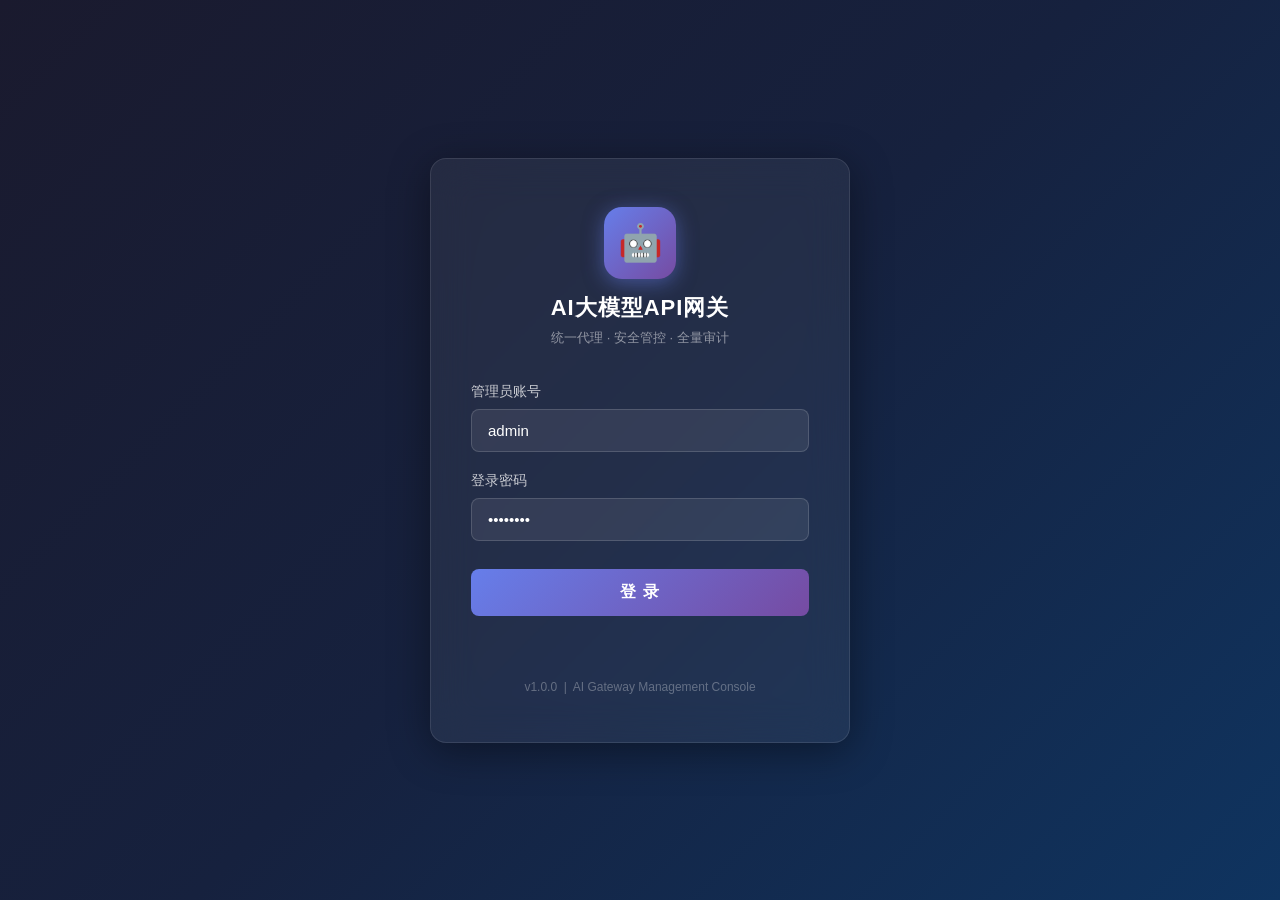
<file: static/index.html>
<!DOCTYPE html>
<html lang="zh-CN">
<head>
  <meta charset="UTF-8">
  <meta name="viewport" content="width=device-width, initial-scale=1.0">
  <title>AI大模型API网关 - 管理后台</title>
  <script src="/static/js/echarts.min.js"></script>
  <link rel="stylesheet" href="/static/css/style.css">
  <style>
    body { background: #f0f2f5; }
    /* ====== 侧边导航 ====== */
    .layout { display: flex; min-height: 100vh; }
    .sidebar {
      width: 220px; flex-shrink: 0;
      background: linear-gradient(180deg, #1a1a2e 0%, #16213e 100%);
      display: flex; flex-direction: column;
      position: fixed; top: 0; left: 0; bottom: 0;
      z-index: 100;
    }
    .sidebar-logo {
      padding: 24px 20px 20px;
      border-bottom: 1px solid rgba(255,255,255,0.08);
    }
    .sidebar-logo .logo-icon { font-size: 28px; }
    .sidebar-logo .logo-text {
      display: block; font-size: 14px; font-weight: 700;
      color: #fff; margin-top: 8px; letter-spacing: 0.5px;
    }
    .sidebar-logo .logo-sub {
      font-size: 11px; color: rgba(255,255,255,0.4); margin-top: 2px;
    }
    .nav-menu { flex: 1; padding: 16px 0; overflow-y: auto; }
    .nav-item {
      display: flex; align-items: center; gap: 10px;
      padding: 11px 20px; cursor: pointer;
      color: rgba(255,255,255,0.6); font-size: 14px;
      transition: all 0.2s; margin: 2px 8px; border-radius: 8px;
    }
    .nav-item:hover { background: rgba(255,255,255,0.08); color: #fff; }
    .nav-item.active { background: linear-gradient(135deg,#667eea,#764ba2); color: #fff; }
    .nav-item .nav-icon { font-size: 16px; width: 20px; text-align: center; }
    .sidebar-footer {
      padding: 16px 20px;
      border-top: 1px solid rgba(255,255,255,0.08);
    }
    .sidebar-footer .user-name { color: rgba(255,255,255,0.7); font-size: 13px; }
    .sidebar-footer .logout-btn {
      color: rgba(255,255,255,0.4); font-size: 12px;
      cursor: pointer; margin-top: 4px; display: inline-block;
    }
    .sidebar-footer .logout-btn:hover { color: #ff6b6b; }

    /* ====== 主内容区 ====== */
    .main { margin-left: 220px; min-height: 100vh; display: flex; flex-direction: column; width: calc(100% - 220px); min-width: 0; }
    .main > .panel { flex: 1; }
    .topbar {
      height: 56px; background: #fff;
      display: flex; align-items: center; justify-content: space-between;
      padding: 0 24px;
      box-shadow: 0 1px 4px rgba(0,0,0,0.08);
      position: sticky; top: 0; z-index: 50;
    }
    .topbar-title { font-size: 16px; font-weight: 600; color: #333; }
    .topbar-right { display: flex; align-items: center; gap: 14px; }
    .topbar-badge {
      background: #f0f2f5; border-radius: 20px;
      padding: 4px 12px; font-size: 13px; color: #666;
    }
    .content { flex: 1; padding: 24px; }

    /* ====== 面板切换 ====== */
    .panel { display: none; }
    .panel.active { display: block; }

    /* ====== 统计卡片 ====== */
    .stats-grid {
      display: grid; grid-template-columns: repeat(4,1fr); gap: 16px; margin-bottom: 20px;
    }
    .stat-card {
      background: #fff; border-radius: 10px;
      padding: 20px; box-shadow: 0 2px 8px rgba(0,0,0,0.06);
      display: flex; align-items: center; gap: 14px;
    }
    .stat-icon {
      width: 48px; height: 48px; border-radius: 10px;
      display: flex; align-items: center; justify-content: center;
      font-size: 22px; flex-shrink: 0;
    }
    .s1 { background: linear-gradient(135deg,#667eea,#764ba2); }
    .s2 { background: linear-gradient(135deg,#f093fb,#f5576c); }
    .s3 { background: linear-gradient(135deg,#43e97b,#38f9d7); }
    .s4 { background: linear-gradient(135deg,#4facfe,#00f2fe); }
    .stat-value { font-size: 26px; font-weight: 700; color: #1a1a2e; }
    .stat-label { font-size: 13px; color: #888; margin-top: 2px; }

    /* ====== 趋势图区域 ====== */
    .chart-grid { display: grid; grid-template-columns: 2fr 1fr; gap: 16px; margin-bottom: 20px; }
    .chart-box {
      background: #fff; border-radius: 10px; padding: 20px;
      box-shadow: 0 2px 8px rgba(0,0,0,0.06);
    }
    .chart-title { font-size: 15px; font-weight: 600; margin-bottom: 14px; color: #333; }
    .model-list-item {
      display: flex; align-items: center; justify-content: space-between;
      padding: 8px 0; border-bottom: 1px solid #f5f5f5;
    }
    .model-list-item:last-child { border-bottom: none; }
    .model-bar-wrap { flex: 1; margin: 0 12px; }
    .model-bar {
      height: 8px; border-radius: 4px;
      background: linear-gradient(90deg,#667eea,#764ba2);
    }

    /* ====== 通用工具栏 ====== */
    .toolbar {
      display: flex; align-items: center; justify-content: space-between;
      margin-bottom: 16px; flex-wrap: wrap; gap: 10px;
    }
    .toolbar-left { display: flex; gap: 8px; flex-wrap: wrap; }
    .search-box {
      padding: 7px 12px; border: 1px solid #e0e0e0; border-radius: 6px;
      font-size: 13px; outline: none; width: 200px;
    }
    .search-box:focus { border-color: #667eea; box-shadow: 0 0 0 2px rgba(102,126,234,0.15); }
    select.form-select {
      padding: 7px 12px; border: 1px solid #e0e0e0; border-radius: 6px;
      font-size: 13px; outline: none; background: #fff; cursor: pointer;
    }

    /* ====== 表格 ====== */
    .card { background: #fff; border-radius: 10px; padding: 20px; box-shadow: 0 2px 8px rgba(0,0,0,0.06); }
    .table { width: 100%; border-collapse: collapse; font-size: 13px; }
    .table th {
      background: #fafafa; padding: 11px 14px; text-align: left;
      font-weight: 600; color: #555; border-bottom: 1px solid #eee;
      white-space: nowrap;
    }
    .table td { padding: 10px 14px; border-bottom: 1px solid #f5f5f5; vertical-align: middle; }
    .table tr:last-child td { border-bottom: none; }
    .table tr:hover td { background: #fafbff; }
    .code { font-family: 'Courier New', monospace; font-size: 12px; background: #f5f5f5; padding: 2px 6px; border-radius: 4px; }

    /* ====== 标签 ====== */
    .tag { display:inline-block; padding:2px 8px; border-radius:4px; font-size:12px; font-weight:500; }
    .tag-success { background:#f0fff4; color:#22c55e; border:1px solid #bbf7d0; }
    .tag-error   { background:#fff1f2; color:#ef4444; border:1px solid #fecaca; }
    .tag-warning { background:#fffbeb; color:#f59e0b; border:1px solid #fde68a; }
    .tag-info    { background:#eff6ff; color:#3b82f6; border:1px solid #bfdbfe; }
    .tag-purple  { background:#f5f3ff; color:#8b5cf6; border:1px solid #ddd6fe; }

    /* ====== 按钮 ====== */
    .btn { padding:7px 14px; border:none; border-radius:6px; font-size:13px; cursor:pointer; font-weight:500; transition:all 0.2s; display:inline-flex; align-items:center; gap:5px; }
    .btn-primary { background:linear-gradient(135deg,#667eea,#764ba2); color:#fff; }
    .btn-primary:hover { opacity:0.9; transform:translateY(-1px); }
    .btn-outline { background:#fff; border:1px solid #e0e0e0; color:#555; }
    .btn-outline:hover { border-color:#667eea; color:#667eea; }
    .btn-danger { background:#fff1f2; color:#ef4444; border:1px solid #fecaca; }
    .btn-danger:hover { background:#ef4444; color:#fff; }
    .btn-sm { padding:4px 10px; font-size:12px; }

    /* ====== 分页 ====== */
    .pagination { display:flex; gap:4px; margin-top:16px; justify-content:flex-end; align-items:center; flex-wrap:wrap; }
    .page-btn {
      min-width:32px; height:32px; padding:0 10px;
      border:1px solid #e0e0e0; border-radius:6px;
      background:#fff; color:#555; font-size:13px; cursor:pointer;
      transition: all 0.15s;
    }
    .page-btn.active { background:linear-gradient(135deg,#667eea,#764ba2); color:#fff; border-color:transparent; font-weight:600; }
    .page-btn:hover:not(.active):not(.disabled) { border-color:#667eea; color:#667eea; }
    .page-btn.disabled { color:#ccc; cursor:default; pointer-events:none; }
    .page-ellipsis { min-width:32px; height:32px; display:inline-flex; align-items:center; justify-content:center; color:#aaa; font-size:13px; }
    .page-info { color:#888; font-size:13px; }

    /* ====== 模态框 ====== */
    .modal-overlay {
      display:none; position:fixed; inset:0;
      background:rgba(0,0,0,0.45); z-index:200;
      align-items:center; justify-content:center;
    }
    .modal-overlay.show { display:flex; }
    .modal-box {
      background:#fff; border-radius:12px; width:540px;
      max-height:85vh; overflow:hidden;
      display:flex; flex-direction:column;
      box-shadow:0 20px 60px rgba(0,0,0,0.3);
    }
    .modal-head {
      padding:18px 24px; border-bottom:1px solid #eee;
      display:flex; justify-content:space-between; align-items:center;
      flex-shrink:0;
    }
    .modal-head h3 { font-size:16px; font-weight:600; color:#1a1a2e; }
    .modal-close { font-size:20px; cursor:pointer; color:#aaa; line-height:1; }
    .modal-close:hover { color:#333; }
    .modal-body { padding:24px; overflow-y:auto; flex:1; }
    .modal-footer { padding:16px 24px; border-top:1px solid #eee; display:flex; justify-content:flex-end; gap:10px; flex-shrink:0; }
    .form-group { margin-bottom:16px; }
    .form-label { display:block; font-size:13px; font-weight:500; color:#555; margin-bottom:6px; }
    .form-control {
      width:100%; padding:8px 12px; border:1px solid #e0e0e0; border-radius:6px;
      font-size:13px; outline:none; transition:all 0.2s;
    }
    .form-control:focus { border-color:#667eea; box-shadow:0 0 0 2px rgba(102,126,234,0.15); }
    .form-hint { font-size:12px; color:#aaa; margin-top:4px; }
    .form-row { display:grid; grid-template-columns:1fr 1fr; gap:14px; }

    /* ====== 空状态 ====== */
    .empty-state { text-align:center; padding:50px 20px; color:#aaa; }
    .empty-state .empty-icon { font-size:48px; margin-bottom:12px; }
    .empty-state p { font-size:14px; }

    /* ====== 日志详情 ====== */
    .detail-row { display:flex; padding:10px 0; border-bottom:1px solid #f5f5f5; font-size:13px; }
    .detail-row:last-child { border-bottom:none; }
    .detail-key { width:120px; flex-shrink:0; color:#888; font-weight:500; }
    .detail-val { flex:1; color:#333; word-break:break-all; }
    .detail-pre {
      background:#f8f9fa; border-radius:6px; padding:10px 12px;
      font-size:12px; font-family:'Courier New',monospace;
      white-space:pre-wrap; max-height:200px; overflow-y:auto;
      margin-top:8px;
    }

    /* ====== Toast ====== */
    #toast {
      position:fixed; bottom:32px; left:50%; transform:translateX(-50%) translateY(80px);
      background:#1a1a2e; color:#fff; padding:10px 22px; border-radius:24px;
      font-size:14px; z-index:9999; transition:transform 0.3s;
      pointer-events:none; white-space:nowrap;
    }
    #toast.show { transform:translateX(-50%) translateY(0); }

    /* ====== 响应式 ====== */
    @media(max-width:900px) {
      .stats-grid { grid-template-columns:1fr 1fr; }
      .chart-grid { grid-template-columns:1fr; }
    }
  </style>
</head>
<body>

<div class="layout">
  <!-- 侧边栏 -->
  <aside class="sidebar">
    <div class="sidebar-logo">
      <span class="logo-icon">🤖</span>
      <span class="logo-text">AI大模型API网关</span>
      <div class="logo-sub">管理控制台 v1.0</div>
    </div>
    <nav class="nav-menu">
      <div class="nav-item" data-panel="dashboard">
        <span class="nav-icon">📊</span> 控制台
      </div>
      <div class="nav-item" data-panel="llm">
        <span class="nav-icon">🧠</span> 大模型配置
      </div>
      <div class="nav-item" data-panel="apikey">
        <span class="nav-icon">🔑</span> API密钥管理
      </div>
      <div class="nav-item" data-panel="sensitive">
        <span class="nav-icon">🛡️</span> 敏感词管理
      </div>
      <div class="nav-item" data-panel="logs">
        <span class="nav-icon">📋</span> 请求日志审计
      </div>
    </nav>
    <div class="sidebar-footer">
      <div class="user-name">👤 <span id="sidebarUsername">admin</span></div>
      <div style="margin-top:8px;display:flex;gap:12px">
        <span class="logout-btn" onclick="openChangePasswordModal()" style="cursor:pointer">修改密码</span>
        <span class="logout-btn" onclick="logout()">退出登录</span>
      </div>
    </div>
  </aside>

  <!-- 主内容 -->
  <main class="main">
    <div class="topbar">
      <span class="topbar-title" id="topbarTitle">控制台</span>
      <div class="topbar-right">
        <span class="topbar-badge" id="topbarBadge">今日运行正常</span>
      </div>
    </div>
    <div class="content">

      <!-- ===== 控制台面板 ===== -->
      <div class="panel" id="panel-dashboard">
        <!-- 统计卡片 -->
        <div class="stats-grid">
          <div class="stat-card">
            <div class="stat-icon s1">📈</div>
            <div><div class="stat-value" id="stat-today">-</div><div class="stat-label">今日请求数</div></div>
          </div>
          <div class="stat-card">
            <div class="stat-icon s2">🔑</div>
            <div><div class="stat-value" id="stat-keys">-</div><div class="stat-label">有效密钥数</div></div>
          </div>
          <div class="stat-card">
            <div class="stat-icon s3">✅</div>
            <div><div class="stat-value" id="stat-success">-</div><div class="stat-label">近7日成功率</div></div>
          </div>
          <div class="stat-card">
            <div class="stat-icon s4">⚠️</div>
            <div><div class="stat-value" id="stat-sensitive">-</div><div class="stat-label">近7日敏感触发</div></div>
          </div>
        </div>

        <!-- Token统计 -->
        <div class="stats-grid" style="margin-bottom:20px">
          <div class="stat-card" style="border-left:3px solid #667eea">
            <div><div class="stat-value" id="stat-input-tokens" style="font-size:22px">-</div><div class="stat-label">近7日输入Token</div></div>
          </div>
          <div class="stat-card" style="border-left:3px solid #f093fb">
            <div><div class="stat-value" id="stat-output-tokens" style="font-size:22px">-</div><div class="stat-label">近7日输出Token</div></div>
          </div>
          <div class="stat-card" style="border-left:3px solid #43e97b">
            <div><div class="stat-value" id="stat-total-tokens" style="font-size:22px">-</div><div class="stat-label">近7日总Token</div></div>
          </div>
          <div class="stat-card" style="border-left:3px solid #fbbf24">
            <div><div class="stat-value" id="stat-avg-tokens" style="font-size:22px">-</div><div class="stat-label">平均每请求Token</div></div>
          </div>
        </div>

        <!-- 趋势图 + 模型排行 -->
        <div class="chart-grid">
          <div class="chart-box">
            <div class="chart-title">近7日请求趋势</div>
            <div id="trendChart" style="width:100%;height:260px"></div>
          </div>
          <div class="chart-box">
            <div class="chart-title">热门模型排行</div>
            <div id="modelRankList">
              <div class="empty-state"><p>加载中…</p></div>
            </div>
          </div>
        </div>

        <!-- Token趋势 + 状态分布 + 敏感词Top -->
        <div class="chart-grid" style="grid-template-columns: 2fr 1fr 1.2fr">
          <div class="chart-box">
            <div class="chart-title">近7日Token使用趋势</div>
            <div id="tokenChart" style="width:100%;height:260px"></div>
          </div>
          <div class="chart-box">
            <div class="chart-title">请求状态分布</div>
            <div id="statusChart" style="width:100%;height:260px"></div>
          </div>
          <div class="chart-box">
            <div class="chart-title">敏感词触发排行</div>
            <div id="sensitiveTopList">
              <div class="empty-state"><p>加载中…</p></div>
            </div>
          </div>
        </div>

        <!-- Token用量排行 -->
        <div class="chart-grid" style="grid-template-columns: 1fr 1fr;margin-top:0">
          <div class="chart-box">
            <div class="chart-title">Token用量 Top5 密钥</div>
            <div id="tokenTopKeysList">
              <div class="empty-state"><p>加载中…</p></div>
            </div>
          </div>
          <div class="chart-box">
            <div class="chart-title">全局Token用量</div>
            <div id="globalTokenStats">
              <div class="empty-state"><p>加载中…</p></div>
            </div>
          </div>
        </div>
      </div>

      <!-- ===== 大模型配置面板 ===== -->
      <div class="panel" id="panel-llm">
        <div class="card">
          <div class="toolbar">
            <div class="toolbar-left">
              <input class="search-box" id="llmSearch" placeholder="🔍 搜索模型名/地址…" oninput="searchLLM()">
            </div>
            <button class="btn btn-primary" onclick="openLLMModal()">➕ 添加模型</button>
          </div>
          <div class="table-container">
            <table class="table">
              <thead>
                <tr>
                  <th>ID</th><th>模型名称</th><th>API地址</th><th>状态</th><th>创建时间</th><th>操作</th>
                </tr>
              </thead>
              <tbody id="llmTable"><tr><td colspan="6" style="text-align:center;color:#aaa;padding:32px">加载中…</td></tr></tbody>
            </table>
          </div>
          <div style="display:flex;justify-content:space-between;align-items:center;margin-top:14px">
            <span class="page-info" id="llmTotal"></span>
            <div class="pagination" id="llmPagination"></div>
          </div>
        </div>
      </div>

      <!-- ===== API密钥管理面板 ===== -->
      <div class="panel" id="panel-apikey">
        <div class="card">
          <div class="toolbar">
            <div class="toolbar-left">
              <input class="search-box" id="keySearch" placeholder="🔍 搜索用户名…" oninput="searchKeys()">
              <select class="form-select" id="keyStatusFilter" onchange="searchKeys()">
                <option value="">全部状态</option>
                <option value="1">启用</option>
                <option value="0">禁用</option>
              </select>
            </div>
            <button class="btn btn-primary" onclick="openKeyModal()">➕ 创建密钥</button>
          </div>
          <div class="table-container">
            <table class="table">
              <thead>
                <tr>
                  <th>密钥（脱敏）</th><th>用户名</th><th>日限额</th><th>QPS</th><th>Token用量</th><th>状态</th><th>使用次数</th><th>最后使用</th><th>操作</th>
                </tr>
              </thead>
              <tbody id="keyTable"><tr><td colspan="9" style="text-align:center;color:#aaa;padding:32px">加载中…</td></tr></tbody>
            </table>
          </div>
          <div style="display:flex;justify-content:space-between;align-items:center;margin-top:14px">
            <span class="page-info" id="keyTotal"></span>
            <div class="pagination" id="keyPagination"></div>
          </div>
        </div>
      </div>

      <!-- ===== 敏感词管理面板 ===== -->
      <div class="panel" id="panel-sensitive">
        <div class="card">
          <div class="toolbar">
            <div class="toolbar-left">
              <input class="search-box" id="sensitiveSearch" placeholder="🔍 搜索敏感词…" oninput="filterSensitive()">
              <select class="form-select" id="sensitiveTypeFilter" onchange="filterSensitive()">
                <option value="">全部类型</option>
                <option value="violence">暴力</option>
                <option value="pornography">色情</option>
                <option value="terrorism">恐怖主义</option>
                <option value="fraud">诈骗</option>
                <option value="drugs">毒品</option>
                <option value="gambling">赌博</option>
                <option value="political">政治敏感</option>
                <option value="general">通用</option>
              </select>
            </div>
            <button class="btn btn-primary" onclick="openSensitiveModal()">➕ 添加敏感词</button>
          </div>
          <div class="table-container">
            <table class="table">
              <thead>
                <tr><th>ID</th><th>词语 / 正则</th><th>类型</th><th>正则</th><th>添加时间</th><th>操作</th></tr>
              </thead>
              <tbody id="sensitiveTable"><tr><td colspan="6" style="text-align:center;color:#aaa;padding:32px">加载中…</td></tr></tbody>
            </table>
          </div>
          <div style="display:flex;justify-content:space-between;align-items:center;margin-top:14px">
            <span class="page-info" id="sensitiveTotal"></span>
            <div class="pagination" id="sensitivePagination"></div>
          </div>
        </div>
      </div>

      <!-- ===== 请求日志面板 ===== -->
      <div class="panel" id="panel-logs">
        <div class="card">
          <div class="toolbar">
            <div class="toolbar-left">
              <input class="search-box" id="logKeySearch" placeholder="🔍 密钥/用户名…" style="width:140px">
              <input class="search-box" id="logIpSearch" placeholder="🌐 IP地址…" style="width:120px">
              <input class="search-box" id="logStartTime" type="datetime-local" title="开始时间" style="width:170px;font-size:12px">
              <span style="color:#aaa;font-size:12px">~</span>
              <input class="search-box" id="logEndTime" type="datetime-local" title="结束时间" style="width:170px;font-size:12px">
              <select class="form-select" id="logStatusFilter">
                <option value="">全部状态</option>
                <option value="success">成功</option>
                <option value="failed">失败</option>
                <option value="blocked">拦截</option>
              </select>
              <select class="form-select" id="logModelFilter">
                <option value="">全部模型</option>
              </select>
              <label style="font-size:13px;display:flex;align-items:center;gap:5px;cursor:pointer;">
                <input type="checkbox" id="sensitiveOnly"> 仅敏感
              </label>
              <button class="btn btn-outline btn-sm" onclick="searchLogs()">查询</button>
            </div>
            <div style="display:flex;gap:8px;align-items:center">
              <button class="btn btn-outline btn-sm" onclick="openLogCleanupModal()">🗑️ 清理过期</button>
              <button class="btn btn-outline btn-sm" onclick="openLogBatchDeleteModal()">批量删除</button>
              <button class="btn btn-outline btn-sm" onclick="openLogRetentionModal()">⚙️ 保留策略</button>
              <button class="btn btn-outline btn-sm" onclick="exportLogs()">⬇️ 导出</button>
            </div>
          </div>
          <div class="table-container">
            <table class="table">
              <thead>
                <tr>
                  <th>时间</th><th>密钥</th><th>用户</th><th>IP</th><th>模型</th>
                  <th>Tokens(in/out)</th><th>状态</th><th>敏感</th><th>操作</th>
                </tr>
              </thead>
              <tbody id="logTable"><tr><td colspan="9" style="text-align:center;color:#aaa;padding:32px">加载中…</td></tr></tbody>
            </table>
          </div>
          <div style="display:flex;justify-content:space-between;align-items:center;margin-top:14px">
            <span class="page-info" id="logTotal">共 0 条</span>
            <div class="pagination" id="logPagination"></div>
          </div>
        </div>
      </div>

    </div><!-- /content -->

    <footer style="text-align:center;padding:16px 0;color:var(--text-tertiary,#999);font-size:12px;border-top:1px solid var(--border-color,#eee);flex-shrink:0;">
      AI大模型API网关 &copy; 2025 All Rights Reserved
    </footer>
  </main>
</div>

<!-- ===== 大模型配置 Modal ===== -->
<div class="modal-overlay" id="llmModal">
  <div class="modal-box">
    <div class="modal-head">
      <h3 id="llmModalTitle">添加大模型</h3>
      <span class="modal-close" onclick="closeLLMModal()">✕</span>
    </div>
    <div class="modal-body">
      <input type="hidden" id="llmId">
      <div class="form-group">
        <label class="form-label">模型名称 *</label>
        <input type="text" class="form-control" id="llmName" placeholder="如：gpt-4, qwen-turbo">
      </div>
      <div class="form-group">
        <label class="form-label">API地址 *</label>
        <input type="text" class="form-control" id="llmApiUrl" placeholder="如：https://api.openai.com/v1">
      </div>
      <div class="form-group">
        <label class="form-label">官方API Key *</label>
        <input type="password" class="form-control" id="llmApiKey" placeholder="官方密钥，加密存储">
        <div class="form-hint">密钥存储于服务端，客户端不可见</div>
      </div>
      <div class="form-group">
        <label class="form-label">状态</label>
        <select class="form-control" id="llmStatus">
          <option value="1">启用</option>
          <option value="0">禁用</option>
        </select>
      </div>
    </div>
    <div class="modal-footer">
      <button class="btn btn-outline" onclick="closeLLMModal()">取消</button>
      <button class="btn btn-primary" onclick="saveLLMConfig()">保存</button>
    </div>
  </div>
</div>

<!-- ===== API密钥 Modal ===== -->
<div class="modal-overlay" id="keyModal">
  <div class="modal-box">
    <div class="modal-head">
      <h3 id="keyModalTitle">创建API密钥</h3>
      <span class="modal-close" onclick="closeKeyModal()">✕</span>
    </div>
    <div class="modal-body">
      <input type="hidden" id="keyId">
      <div class="form-group">
        <label class="form-label">用户/部门名称</label>
        <input type="text" class="form-control" id="keyUserName" placeholder="如：产品组-张三">
      </div>
      <div class="form-row">
        <div class="form-group">
          <label class="form-label">QPS限制</label>
          <input type="number" class="form-control" id="keyRateLimit" value="10" min="1" max="1000">
        </div>
        <div class="form-group">
          <label class="form-label">日调用上限</label>
          <input type="number" class="form-control" id="keyDailyLimit" value="1000" min="1">
        </div>
      </div>
      <div class="form-group">
        <label class="form-label">月调用上限</label>
        <input type="number" class="form-control" id="keyMonthlyLimit" value="30000" min="1">
      </div>
      <div class="form-group">
        <label class="form-label">Token用量限额</label>
        <input type="number" class="form-control" id="keyTokenLimit" value="0" min="0" placeholder="0表示不限制">
        <div class="form-hint">该密钥可使用的总Token上限（输入+输出），0 表示不限</div>
      </div>
      <div class="form-group">
        <label class="form-label">有效期（留空为永久）</label>
        <input type="datetime-local" class="form-control" id="keyExpireTime">
      </div>
      <div class="form-group">
        <label class="form-label">IP白名单（每行一个，留空不限）</label>
        <textarea class="form-control" id="keyIpWhitelist" rows="3" placeholder="192.168.1.1&#10;10.0.0.0"></textarea>
      </div>
      <div class="form-group">
        <label class="form-label">允许调用的模型</label>
        <div style="display:flex;align-items:center;justify-content:space-between;margin-bottom:6px">
          <span style="font-size:12px;color:#f59e0b;background:#fffbeb;border:1px solid #fcd34d;border-radius:4px;padding:2px 8px;">
            ⚠️ 不勾选任何模型 = 允许使用<strong>全部</strong>模型；勾选后仅限勾选的模型
          </span>
          <div style="display:flex;gap:6px;margin-left:8px">
            <button type="button" class="btn btn-outline btn-sm" onclick="document.querySelectorAll('input[name=llmCheck]').forEach(c=>c.checked=true)" style="font-size:11px;padding:2px 8px">全选</button>
            <button type="button" class="btn btn-outline btn-sm" onclick="document.querySelectorAll('input[name=llmCheck]').forEach(c=>c.checked=false)" style="font-size:11px;padding:2px 8px">全不选</button>
          </div>
        </div>
        <div id="keyLlmCheckboxes" style="display:flex;flex-wrap:wrap;gap:8px;margin-top:4px"></div>
      </div>
    </div>
    <div class="modal-footer">
      <button class="btn btn-outline" onclick="closeKeyModal()">取消</button>
      <button class="btn btn-primary" onclick="saveKey()">保存</button>
    </div>
  </div>
</div>

<!-- ===== 密钥创建成功 Modal（显示密钥+复制） ===== -->
<div class="modal-overlay" id="keyCreatedModal" onclick="if(event.target===this)this.classList.remove('show')">
  <div class="modal-box" style="width:520px">
    <div class="modal-head">
      <h3>🎉 密钥创建成功</h3>
    </div>
    <div class="modal-body">
      <p style="font-size:14px;color:#888;margin-bottom:12px">请立即复制并妥善保存，关闭后不再显示完整密钥。</p>
      <div style="position:relative">
        <input type="text" class="form-control" id="createdKeyValue" readonly
          style="font-family:monospace;font-size:14px;background:#f8f9fa;padding-right:80px;cursor:text">
        <button type="button" id="copyKeyBtn" onclick="copyCreatedKey()"
          style="position:absolute;right:6px;top:50%;transform:translateY(-50%);
                 background:linear-gradient(135deg,#667eea,#764ba2);color:#fff;border:none;
                 padding:6px 16px;border-radius:6px;font-size:13px;cursor:pointer;white-space:nowrap;
                 transition:opacity .2s">
          📋 复制
        </button>
      </div>
    </div>
    <div class="modal-footer">
      <button class="btn btn-primary" onclick="document.getElementById('keyCreatedModal').classList.remove('show')">我已保存</button>
    </div>
  </div>
</div>

<!-- ===== 敏感词 Modal ===== -->
<div class="modal-overlay" id="sensitiveModal">
  <div class="modal-box" style="width:460px">
    <div class="modal-head">
      <h3>添加敏感词 / 正则</h3>
      <span class="modal-close" onclick="closeSensitiveModal()">✕</span>
    </div>
    <div class="modal-body">
      <div class="form-group">
        <label class="form-label">词语 / 正则表达式 *</label>
        <input type="text" class="form-control" id="sensitiveWord" placeholder="输入敏感词或正则，如 \b1[3-9]\d{9}\b">
        <div id="regexHint" style="display:none;margin-top:4px;font-size:12px;color:#888">
          支持 Python re 语法，不区分大小写，如 <code style="background:#f3f4f6;padding:1px 4px;border-radius:3px">b[i1]+t[c(]h</code>
        </div>
      </div>
      <div class="form-group">
        <label style="display:flex;align-items:center;gap:8px;cursor:pointer;user-select:none">
          <input type="checkbox" id="sensitiveIsRegex" onchange="toggleRegexHint(this.checked)" style="width:16px;height:16px;cursor:pointer">
          <span style="font-size:14px;font-weight:500">作为正则表达式匹配</span>
        </label>
      </div>
      <div class="form-group">
        <label class="form-label">类型</label>
        <select class="form-control" id="sensitiveType">
          <option value="general">通用</option>
          <option value="violence">暴力</option>
          <option value="pornography">色情</option>
          <option value="terrorism">恐怖主义</option>
          <option value="fraud">诈骗</option>
          <option value="drugs">毒品</option>
          <option value="gambling">赌博</option>
          <option value="political">政治敏感</option>
        </select>
      </div>
    </div>
    <div class="modal-footer">
      <button class="btn btn-outline" onclick="closeSensitiveModal()">取消</button>
      <button class="btn btn-primary" onclick="saveSensitiveWord()">保存</button>
    </div>
  </div>
</div>

<!-- ===== 修改密码 Modal ===== -->
<div class="modal-overlay" id="changePasswordModal">
  <div class="modal-box" style="width:420px">
    <div class="modal-head">
      <h3>修改密码</h3>
      <span class="modal-close" onclick="closeChangePasswordModal()">✕</span>
    </div>
    <div class="modal-body">
      <div class="form-group">
        <label class="form-label">原密码 *</label>
        <input type="password" class="form-control" id="oldPassword" placeholder="请输入当前密码">
      </div>
      <div class="form-group">
        <label class="form-label">新密码 *</label>
        <input type="password" class="form-control" id="newPassword" placeholder="至少6位">
        <div class="form-hint">密码长度至少6个字符</div>
      </div>
      <div class="form-group">
        <label class="form-label">确认新密码 *</label>
        <input type="password" class="form-control" id="confirmPassword" placeholder="再次输入新密码">
      </div>
    </div>
    <div class="modal-footer">
      <button class="btn btn-outline" onclick="closeChangePasswordModal()">取消</button>
      <button class="btn btn-primary" onclick="doChangePassword()">确认修改</button>
    </div>
  </div>
</div>

<!-- ===== 敏感词详情 Modal ===== -->
<div class="modal-overlay" id="sensitiveDetailModal">
  <div class="modal-box" style="width:560px">
    <div class="modal-head">
      <h3>敏感词详情</h3>
      <span class="modal-close" onclick="closeSensitiveDetailModal()">✕</span>
    </div>
    <div class="modal-body" id="sensitiveDetailContent"></div>
    <div class="modal-footer">
      <button class="btn btn-outline" onclick="closeSensitiveDetailModal()">关闭</button>
    </div>
  </div>
</div>

<!-- ===== 日志详情 Modal ===== -->
<div class="modal-overlay" id="logDetailModal">
  <div class="modal-box" style="width:680px">
    <div class="modal-head">
      <h3>请求日志详情</h3>
      <span class="modal-close" onclick="closeLogDetailModal()">✕</span>
    </div>
    <div class="modal-body" id="logDetailContent"></div>
    <div class="modal-footer">
      <button class="btn btn-outline" onclick="closeLogDetailModal()">关闭</button>
    </div>
  </div>
</div>

<!-- ===== 日志保留策略 Modal ===== -->
<div class="modal-overlay" id="logRetentionModal">
  <div class="modal-box" style="width:480px">
    <div class="modal-head">
      <h3>日志保留策略</h3>
      <span class="modal-close" onclick="closeLogRetentionModal()">✕</span>
    </div>
    <div class="modal-body">
      <div class="form-group">
        <label class="form-label">日志保留天数</label>
        <input type="number" class="form-control" id="retentionDays" min="1" max="3650" placeholder="如 30、90、365">
        <div class="form-hint">超过保留期的日志将被自动清理。系统每小时自动执行一次清理。</div>
      </div>
      <div style="margin-top:14px;padding:14px;background:#f8f9fa;border-radius:8px;font-size:13px;color:#666">
        <div style="margin-bottom:6px;font-weight:600;color:#333">当前状态</div>
        <div id="retentionInfo">加载中…</div>
      </div>
    </div>
    <div class="modal-footer">
      <button class="btn btn-outline" onclick="closeLogRetentionModal()">取消</button>
      <button class="btn btn-primary" onclick="saveLogRetention()">保存</button>
    </div>
  </div>
</div>

<!-- ===== 清理过期日志确认 Modal ===== -->
<div class="modal-overlay" id="logCleanupModal">
  <div class="modal-box" style="width:440px">
    <div class="modal-head">
      <h3>清理过期日志</h3>
      <span class="modal-close" onclick="closeLogCleanupModal()">✕</span>
    </div>
    <div class="modal-body" id="logCleanupContent" style="text-align:center;padding:20px">
      <div style="font-size:48px;margin-bottom:12px">🗑️</div>
      <p style="font-size:14px;color:#333;margin-bottom:8px" id="cleanupMessage">加载中…</p>
      <p style="font-size:13px;color:#999">此操作不可撤销</p>
    </div>
    <div class="modal-footer">
      <button class="btn btn-outline" onclick="closeLogCleanupModal()">取消</button>
      <button class="btn btn-danger" onclick="executeCleanup()">确认清理</button>
    </div>
  </div>
</div>

<!-- ===== 批量删除日志 Modal ===== -->
<div class="modal-overlay" id="logBatchDeleteModal">
  <div class="modal-box" style="width:500px">
    <div class="modal-head">
      <h3>批量删除日志</h3>
      <span class="modal-close" onclick="closeLogBatchDeleteModal()">✕</span>
    </div>
    <div class="modal-body">
      <div style="margin-bottom:16px;padding:10px 14px;background:#fff7ed;border:1px solid #fde68a;border-radius:8px;font-size:13px;color:#92400e">
        ⚠️ 批量删除不可撤销，请谨慎操作！建议先导出需要的日志。
      </div>
      <div class="form-group">
        <label class="form-label">删除该时间之前的日志</label>
        <input type="date" class="form-control" id="batchDeleteBefore">
        <div class="form-hint">留空则不按时间筛选</div>
      </div>
      <div class="form-group">
        <label class="form-label">只删除指定状态（可选）</label>
        <select class="form-control" id="batchDeleteStatus">
          <option value="">全部状态</option>
          <option value="success">成功</option>
          <option value="failed">失败</option>
          <option value="blocked">拦截</option>
        </select>
      </div>
    </div>
    <div class="modal-footer">
      <button class="btn btn-outline" onclick="closeLogBatchDeleteModal()">取消</button>
      <button class="btn btn-danger" onclick="executeBatchDelete()">确认删除</button>
    </div>
  </div>
</div>

<!-- Toast -->
<div id="toast"></div>

<script src="/static/js/app.js?v=17"></script>
</body>
</html>
</file>
<file: static/css/style.css>
/* AI大模型API网关管理后台样式 - 全局基础样式 */

* {
    margin: 0;
    padding: 0;
    box-sizing: border-box;
}

body {
    font-family: -apple-system, BlinkMacSystemFont, 'Segoe UI', Roboto, 'Helvetica Neue', Arial, sans-serif;
    line-height: 1.6;
}

/* 自定义滚动条 */

/* 头部样式 */
.header {
    background: var(--card-bg);
    padding: 16px 24px;
    box-shadow: var(--shadow);
    margin-bottom: 20px;
    border-radius: 8px;
    display: flex;
    justify-content: space-between;
    align-items: center;
}

.logo {
    font-size: 20px;
    font-weight: bold;
    color: var(--primary-color);
    display: flex;
    align-items: center;
    gap: 10px;
}

.logo i {
    font-size: 24px;
}

.user-info {
    display: flex;
    align-items: center;
    gap: 15px;
}

/* 导航样式 */
.nav-tabs {
    display: flex;
    background: var(--card-bg);
    border-radius: 8px;
    overflow: hidden;
    margin-bottom: 20px;
    box-shadow: var(--shadow);
}

.tab {
    padding: 16px 24px;
    cursor: pointer;
    border-bottom: 2px solid transparent;
    transition: all 0.3s;
    flex: 1;
    text-align: center;
}

.tab:hover {
    background: rgba(24, 144, 255, 0.1);
}

.tab.active {
    border-bottom-color: var(--primary-color);
    color: var(--primary-color);
    font-weight: 500;
}

/* 卡片样式 */
.card {
    background: var(--card-bg);
    border-radius: 8px;
    padding: 24px;
    margin-bottom: 20px;
    box-shadow: var(--shadow);
}

.card-header {
    display: flex;
    justify-content: space-between;
    align-items: center;
    margin-bottom: 20px;
    padding-bottom: 12px;
    border-bottom: 1px solid var(--border-color);
}

.card-title {
    font-size: 18px;
    font-weight: 500;
    color: var(--text-color);
}

/* 统计卡片样式 */
.stats-grid {
    display: grid;
    grid-template-columns: repeat(auto-fit, minmax(250px, 1fr));
    gap: 20px;
    margin-bottom: 20px;
}

.stat-card {
    background: var(--card-bg);
    border-radius: 8px;
    padding: 20px;
    box-shadow: var(--shadow);
    display: flex;
    align-items: center;
    gap: 15px;
}

.stat-icon {
    width: 50px;
    height: 50px;
    border-radius: 8px;
    display: flex;
    align-items: center;
    justify-content: center;
    font-size: 24px;
    color: white;
}

.stat-icon.request {
    background: linear-gradient(135deg, #667eea 0%, #764ba2 100%);
}

.stat-icon.key {
    background: linear-gradient(135deg, #f093fb 0%, #f5576c 100%);
}

.stat-icon.sensitive {
    background: linear-gradient(135deg, #4facfe 0%, #00f2fe 100%);
}

.stat-icon.success {
    background: linear-gradient(135deg, #43e97b 0%, #38f9d7 100%);
}

.stat-content {
    flex: 1;
}

.stat-value {
    font-size: 24px;
    font-weight: bold;
    margin-bottom: 4px;
}

.stat-label {
    color: var(--text-secondary);
    font-size: 14px;
}

/* 表格样式 */
.table-container {
    overflow-x: auto;
}

.table {
    width: 100%;
    border-collapse: collapse;
}

.table th {
    background: #fafafa;
    padding: 12px 16px;
    text-align: left;
    font-weight: 500;
    color: var(--text-secondary);
    border-bottom: 1px solid var(--border-color);
}

.table td {
    padding: 12px 16px;
    border-bottom: 1px solid var(--border-color);
}

.table tr:hover {
    background: #fafafa;
}

/* 按钮样式 */
.btn {
    padding: 8px 16px;
    border-radius: 4px;
    border: none;
    cursor: pointer;
    font-size: 14px;
    font-weight: 500;
    transition: all 0.3s;
    display: inline-flex;
    align-items: center;
    gap: 6px;
}

.btn-primary {
    background: var(--primary-color);
    color: white;
}

.btn-primary:hover {
    background: #40a9ff;
    transform: translateY(-1px);
}

.btn-success {
    background: var(--success-color);
    color: white;
}

.btn-warning {
    background: var(--warning-color);
    color: white;
}

.btn-error {
    background: var(--error-color);
    color: white;
}

.btn-outline {
    background: transparent;
    border: 1px solid var(--border-color);
    color: var(--text-color);
}

.btn-outline:hover {
    border-color: var(--primary-color);
    color: var(--primary-color);
}

.btn-sm {
    padding: 4px 8px;
    font-size: 12px;
}

.btn-group {
    display: flex;
    gap: 8px;
}

/* 表单样式 */
.form-group {
    margin-bottom: 16px;
}

.form-label {
    display: block;
    margin-bottom: 8px;
    font-weight: 500;
    color: var(--text-color);
}

.form-control {
    width: 100%;
    padding: 8px 12px;
    border: 1px solid var(--border-color);
    border-radius: 4px;
    font-size: 14px;
    transition: border-color 0.3s;
}

.form-control:focus {
    outline: none;
    border-color: var(--primary-color);
    box-shadow: 0 0 0 2px rgba(24, 144, 255, 0.2);
}

.form-textarea {
    min-height: 100px;
    resize: vertical;
}

/* 模态框样式 */
.modal {
    display: none;
    position: fixed;
    top: 0;
    left: 0;
    width: 100%;
    height: 100%;
    background: rgba(0, 0, 0, 0.5);
    z-index: 1000;
    align-items: center;
    justify-content: center;
}

.modal.show {
    display: flex;
}

.modal-content {
    background: var(--card-bg);
    border-radius: 8px;
    width: 90%;
    max-width: 600px;
    max-height: 90vh;
    display: flex;
    flex-direction: column;
    overflow: hidden;
}

.modal-header {
    padding: 16px 24px;
    border-bottom: 1px solid var(--border-color);
    display: flex;
    justify-content: space-between;
    align-items: center;
    flex-shrink: 0;
}

.modal-title {
    font-size: 18px;
    font-weight: 500;
}

.modal-body {
    padding: 24px;
    overflow-y: auto;
    flex: 1;
}

.modal-footer {
    padding: 16px 24px;
    border-top: 1px solid var(--border-color);
    display: flex;
    justify-content: flex-end;
    gap: 12px;
    flex-shrink: 0;
}

/* 标签样式 */
.tag {
    display: inline-block;
    padding: 2px 8px;
    border-radius: 4px;
    font-size: 12px;
    font-weight: 500;
}

.tag-success {
    background: #f6ffed;
    border: 1px solid #b7eb8f;
    color: #52c41a;
}

.tag-error {
    background: #fff2f0;
    border: 1px solid #ffccc7;
    color: #f5222d;
}

.tag-warning {
    background: #fffbe6;
    border: 1px solid #ffe58f;
    color: #faad14;
}

.tag-info {
    background: #e6f7ff;
    border: 1px solid #91d5ff;
    color: #1890ff;
}

/* 分页样式 */
.pagination {
    display: flex;
    justify-content: center;
    gap: 8px;
    margin-top: 20px;
}

.page-item {
    padding: 8px 12px;
    border: 1px solid var(--border-color);
    border-radius: 4px;
    cursor: pointer;
    background: white;
}

.page-item.active {
    background: var(--primary-color);
    color: white;
    border-color: var(--primary-color);
}

.page-item:hover:not(.active) {
    border-color: var(--primary-color);
    color: var(--primary-color);
}

/* 加载动画 */
.loading {
    display: flex;
    justify-content: center;
    align-items: center;
    padding: 40px;
}

.spinner {
    width: 40px;
    height: 40px;
    border: 3px solid #f3f3f3;
    border-top: 3px solid var(--primary-color);
    border-radius: 50%;
    animation: spin 1s linear infinite;
}

@keyframes spin {
    0% { transform: rotate(0deg); }
    100% { transform: rotate(360deg); }
}

/* 响应式设计 */
@media (max-width: 768px) {
    .container {
        padding: 10px;
    }
    
    .header {
        flex-direction: column;
        gap: 15px;
        text-align: center;
    }
    
    .nav-tabs {
        flex-direction: column;
    }
    
    .tab {
        text-align: left;
        padding: 12px 16px;
    }
    
    .stats-grid {
        grid-template-columns: 1fr;
    }
    
    .card {
        padding: 16px;
    }
    
    .table th, .table td {
        padding: 8px 12px;
    }
}

/* 自定义滚动条 */
::-webkit-scrollbar {
    width: 6px;
    height: 6px;
}

::-webkit-scrollbar-track {
    background: #f1f1f1;
    border-radius: 4px;
}

::-webkit-scrollbar-thumb {
    background: #c1c1c1;
    border-radius: 4px;
}

::-webkit-scrollbar-thumb:hover {
    background: #a8a8a8;
}
</file>
